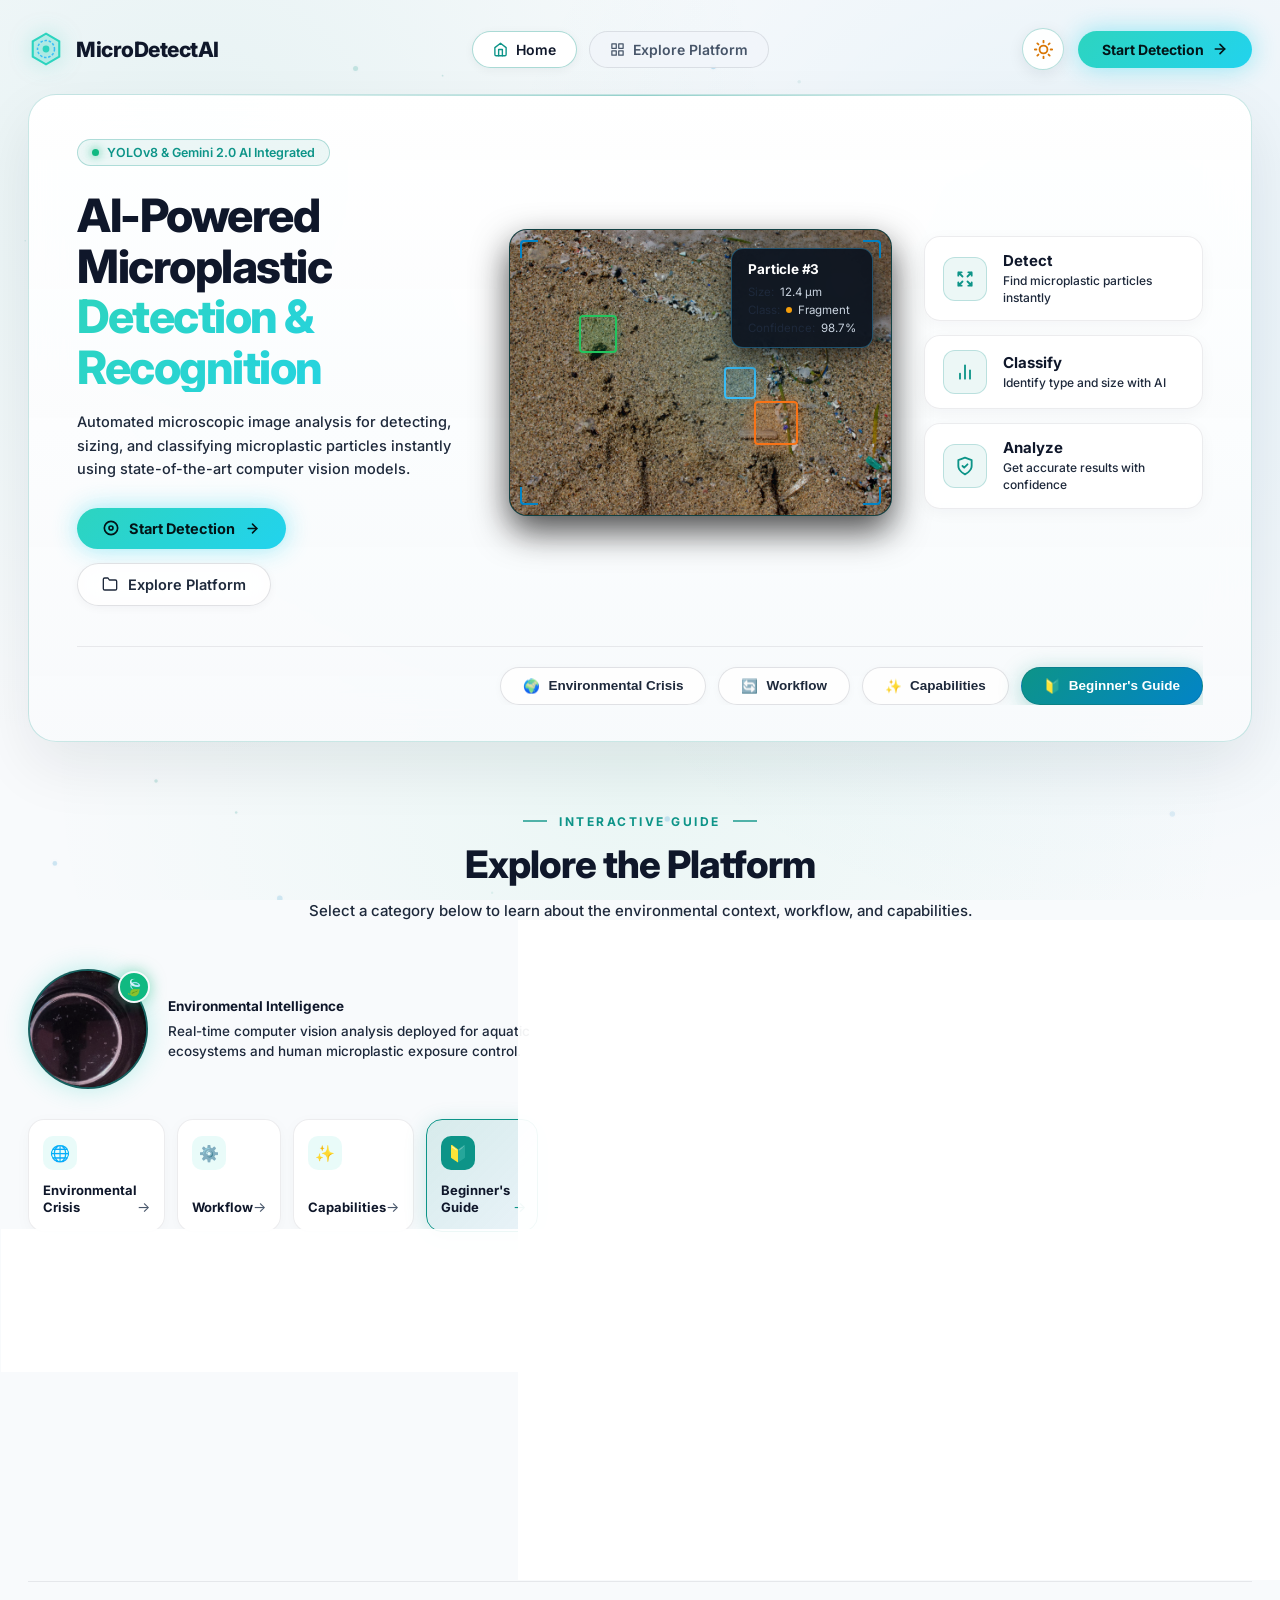
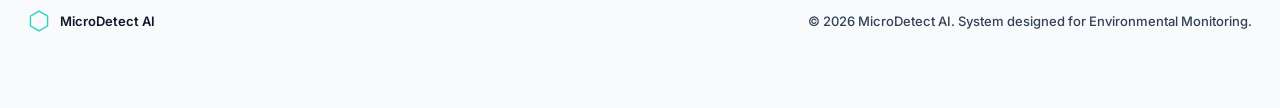
<file: web/index.html>
<!DOCTYPE html>
<html lang="en">
<head>
  <meta charset="UTF-8">
  <meta name="viewport" content="width=device-width, initial-scale=1.0">
  <title>MicroDetect AI | AI-Powered Microplastic Detection & Recognition</title>
  <meta name="description" content="AI-Powered Microplastic Detection and Recognition system for environmental monitoring. YOLOv8 & Gemini 2.0 AI integrated.">
  <link rel="preconnect" href="https://fonts.googleapis.com">
  <link rel="preconnect" href="https://fonts.gstatic.com" crossorigin>
  <link href="https://fonts.googleapis.com/css2?family=Inter:wght@300;400;500;600;700;800;900&family=IBM+Plex+Mono:wght@400;500;600;700&display=swap" rel="stylesheet">
  <link rel="icon" type="image/svg+xml" href="data:image/svg+xml,%3Csvg xmlns='http://www.w3.org/2000/svg' viewBox='0 0 40 40'%3E%3Cdefs%3E%3ClinearGradient id='g' x1='0' y1='0' x2='40' y2='40'%3E%3Cstop offset='0%25' stop-color='%232DD4BF'/%3E%3Cstop offset='100%25' stop-color='%2322D3EE'/%3E%3C/linearGradient%3E%3C/defs%3E%3Cpath d='M20 2L35.5 11V29L20 38L4.5 29V11L20 2Z' stroke='url(%23g)' stroke-width='3' fill='%230B0F17'/%3E%3Ccircle cx='20' cy='20' r='5' fill='%232DD4BF'/%3E%3C/svg%3E">

  <script>
    // Immediate Anti-FOUT theme initializer
    (function() {
      try {
        const saved = localStorage.getItem('microdetect_theme');
        if (saved === 'light') {
          document.documentElement.setAttribute('data-theme', 'light');
        } else if (saved === 'dark') {
          document.documentElement.removeAttribute('data-theme');
        } else if (window.matchMedia && window.matchMedia('(prefers-color-scheme: light)').matches) {
          document.documentElement.setAttribute('data-theme', 'light');
        }
      } catch (e) {}
    })();
  </script>

  <style>
    :root {
      --bg-dark: #070c14;
      --bg-card: rgba(11, 19, 32, 0.92);
      --bg-surface: #0e1726;
      --primary: #2dd4bf;
      --primary-cyan: #22d3ee;
      --primary-glow: rgba(45, 212, 191, 0.4);
      --secondary: #38bdf8;
      --accent-orange: #f59e0b;
      --accent-green: #10b981;
      --text-main: #f1f5f9;
      --text-muted: #94a3b8;
      --text-dim: #64748b;
      --border-subtle: rgba(255, 255, 255, 0.08);
      --border-cyan: rgba(45, 212, 191, 0.25);
      --border-card: rgba(45, 212, 191, 0.15);
    }

    /* Light Theme Variables */
    [data-theme="light"] {
      --bg-dark: #f8fafc;
      --bg-card: rgba(255, 255, 255, 0.94);
      --bg-surface: #f1f5f9;
      --primary: #0d9488;
      --primary-cyan: #0284c7;
      --primary-glow: rgba(13, 148, 136, 0.25);
      --secondary: #0284c7;
      --accent-orange: #d97706;
      --accent-green: #059669;
      --text-main: #090D16;
      --text-muted: #1E293B;
      --text-dim: #475569;
      --border-subtle: rgba(15, 23, 42, 0.12);
      --border-cyan: rgba(13, 148, 136, 0.28);
      --border-card: rgba(13, 148, 136, 0.22);
    }

    * {
      box-sizing: border-box;
      margin: 0;
      padding: 0;
    }

    body {
      background-color: var(--bg-dark);
      color: var(--text-main);
      font-family: 'Inter', sans-serif;
      overflow-x: hidden;
      scroll-behavior: smooth;
      min-height: 100vh;
      background-image: 
        radial-gradient(circle at 15% 20%, rgba(45, 212, 191, 0.07) 0%, transparent 45%),
        radial-gradient(circle at 85% 35%, rgba(56, 189, 248, 0.08) 0%, transparent 50%),
        radial-gradient(circle at 50% 85%, rgba(16, 185, 129, 0.05) 0%, transparent 60%);
      background-attachment: fixed;
    }

    /* Ambient particles canvas */
    #ambient-canvas {
      position: fixed;
      top: 0;
      left: 0;
      width: 100%;
      height: 100%;
      pointer-events: none;
      z-index: 0;
      opacity: 0.65;
    }

    .container {
      max-width: 1360px;
      margin: 0 auto;
      padding: 16px 28px 48px;
      position: relative;
      z-index: 10;
    }

    /* ============================================================
       TOP NAVBAR
       ============================================================ */
    .navbar {
      display: flex;
      justify-content: space-between;
      align-items: center;
      padding: 12px 0 24px;
      position: relative;
      z-index: 100;
    }

    .logo {
      display: flex;
      align-items: center;
      gap: 12px;
      text-decoration: none;
    }

    .logo-icon {
      width: 36px;
      height: 36px;
      position: relative;
      display: flex;
      align-items: center;
      justify-content: center;
      filter: drop-shadow(0 0 10px rgba(45, 212, 191, 0.5));
    }

    .logo-text {
      font-weight: 800;
      font-size: 21px;
      color: #ffffff;
      letter-spacing: -0.5px;
      display: flex;
      align-items: center;
    }

    .logo-text span {
      color: #ffffff;
    }

    .logo-text .ai-tag {
      color: var(--primary);
    }

    .nav-center {
      display: flex;
      align-items: center;
      gap: 12px;
    }

    .nav-pill {
      display: inline-flex;
      align-items: center;
      gap: 8px;
      padding: 9px 20px;
      border-radius: 100px;
      font-size: 14px;
      font-weight: 600;
      text-decoration: none;
      transition: all 0.25s ease;
      backdrop-filter: blur(12px);
    }

    .nav-pill-home {
      background: rgba(18, 30, 44, 0.85);
      border: 1px solid rgba(45, 212, 191, 0.25);
      color: #ffffff;
    }

    .nav-pill-home svg {
      color: var(--primary);
    }

    .nav-pill-home:hover {
      background: rgba(22, 38, 56, 0.95);
      border-color: var(--primary);
      box-shadow: 0 0 15px rgba(45, 212, 191, 0.25);
    }

    .nav-pill-explore {
      background: rgba(15, 23, 36, 0.7);
      border: 1px solid var(--border-subtle);
      color: var(--text-muted);
    }

    .nav-pill-explore:hover {
      background: rgba(22, 34, 52, 0.85);
      color: #ffffff;
      border-color: rgba(255, 255, 255, 0.2);
    }

    .nav-right {
      display: flex;
      align-items: center;
      gap: 14px;
    }

    .landing-theme-toggle {
      width: 42px;
      height: 42px;
      border-radius: 50%;
      background: rgba(18, 30, 44, 0.85);
      border: 1px solid rgba(45, 212, 191, 0.28);
      color: #38bdf8;
      cursor: pointer;
      display: flex;
      align-items: center;
      justify-content: center;
      transition: all 0.3s cubic-bezier(0.34, 1.56, 0.64, 1);
      backdrop-filter: blur(12px);
      box-shadow: 0 4px 14px rgba(0, 0, 0, 0.25);
      padding: 0;
      outline: none;
    }

    .landing-theme-toggle:hover {
      background: rgba(24, 40, 60, 0.95);
      border-color: var(--primary);
      color: #2dd4bf;
      transform: translateY(-2px) scale(1.06);
      box-shadow: 0 0 22px rgba(45, 212, 191, 0.45);
    }

    .landing-theme-toggle:active {
      transform: scale(0.95);
    }

    .theme-icon-slot {
      display: flex;
      align-items: center;
      justify-content: center;
      transition: transform 0.35s cubic-bezier(0.34, 1.56, 0.64, 1);
    }

    .btn-start-nav {
      display: inline-flex;
      align-items: center;
      gap: 8px;
      background: linear-gradient(135deg, #2dd4bf 0%, #22d3ee 100%);
      color: #031417;
      font-weight: 700;
      font-size: 14px;
      padding: 10px 24px;
      border-radius: 100px;
      text-decoration: none;
      border: none;
      cursor: pointer;
      box-shadow: 0 0 25px rgba(34, 211, 238, 0.45);
      transition: all 0.3s ease;
    }

    .btn-start-nav:hover {
      transform: translateY(-2px);
      box-shadow: 0 0 35px rgba(34, 211, 238, 0.7);
      filter: brightness(1.05);
    }

    /* ============================================================
       HERO CARD CONTAINER
       ============================================================ */
    .hero-card {
      background: linear-gradient(180deg, rgba(12, 21, 34, 0.88) 0%, rgba(9, 15, 26, 0.96) 100%);
      border: 1px solid var(--border-card);
      border-radius: 28px;
      padding: 44px 48px 36px;
      box-shadow: 0 25px 60px rgba(0, 0, 0, 0.65), inset 0 1px 0 rgba(255, 255, 255, 0.08);
      position: relative;
      overflow: hidden;
      backdrop-filter: blur(20px);
    }

    /* Subtle top light reflection */
    .hero-card::before {
      content: '';
      position: absolute;
      top: 0;
      left: 10%;
      right: 10%;
      height: 1px;
      background: linear-gradient(90deg, transparent, rgba(45, 212, 191, 0.6), transparent);
    }

    .hero-main-row {
      display: grid;
      grid-template-columns: 1.15fr 1.1fr 0.8fr;
      gap: 32px;
      align-items: center;
      margin-bottom: 40px;
    }

    /* Left: Hero Copy */
    .hero-badge {
      display: inline-flex;
      align-items: center;
      gap: 8px;
      background: rgba(45, 212, 191, 0.1);
      border: 1px solid rgba(45, 212, 191, 0.28);
      color: #34d399;
      padding: 5px 14px;
      border-radius: 100px;
      font-size: 12.5px;
      font-weight: 600;
      margin-bottom: 24px;
      backdrop-filter: blur(8px);
    }

    .hero-badge .pulse-dot {
      width: 7px;
      height: 7px;
      background: #10b981;
      border-radius: 50%;
      box-shadow: 0 0 10px #10b981;
      animation: pulse-dot 2s infinite ease-in-out;
    }

    @keyframes pulse-dot {
      0%, 100% { opacity: 1; transform: scale(1); }
      50% { opacity: 0.4; transform: scale(0.85); }
    }

    .hero-title {
      font-size: 46px;
      font-weight: 800;
      line-height: 1.1;
      letter-spacing: -1.5px;
      color: #ffffff;
      margin-bottom: 18px;
    }

    .hero-title .title-accent {
      background: linear-gradient(135deg, #2dd4bf 0%, #22d3ee 100%);
      -webkit-background-clip: text;
      background-clip: text;
      -webkit-text-fill-color: transparent;
      display: block;
    }

    .hero-desc {
      font-size: 14.5px;
      color: var(--text-muted);
      line-height: 1.6;
      max-width: 440px;
      margin-bottom: 28px;
    }

    .hero-cta-group {
      display: flex;
      align-items: center;
      gap: 14px;
      flex-wrap: wrap;
    }

    .btn-hero-primary {
      display: inline-flex;
      align-items: center;
      gap: 10px;
      background: linear-gradient(135deg, #2dd4bf 0%, #22d3ee 100%);
      color: #031417;
      font-weight: 700;
      font-size: 14.5px;
      padding: 12px 26px;
      border-radius: 100px;
      text-decoration: none;
      box-shadow: 0 0 25px rgba(34, 211, 238, 0.45);
      transition: all 0.3s ease;
      border: none;
    }

    .btn-hero-primary:hover {
      transform: translateY(-2px);
      box-shadow: 0 0 35px rgba(34, 211, 238, 0.7);
    }

    .btn-hero-secondary {
      display: inline-flex;
      align-items: center;
      gap: 10px;
      background: rgba(18, 28, 42, 0.7);
      border: 1px solid var(--border-subtle);
      color: #e2e8f0;
      font-weight: 600;
      font-size: 14.5px;
      padding: 12px 24px;
      border-radius: 100px;
      text-decoration: none;
      transition: all 0.3s ease;
      backdrop-filter: blur(12px);
    }

    .btn-hero-secondary:hover {
      background: rgba(26, 40, 58, 0.9);
      border-color: rgba(255, 255, 255, 0.25);
      color: #ffffff;
      transform: translateY(-2px);
    }

    /* Center: Microscope Detection Viewport */
    .microscope-viewport {
      position: relative;
      background: #08101a;
      border-radius: 18px;
      border: 1px solid rgba(45, 212, 191, 0.25);
      aspect-ratio: 4 / 3;
      overflow: hidden;
      box-shadow: 0 15px 35px rgba(0, 0, 0, 0.7), inset 0 0 40px rgba(0, 0, 0, 0.8);
    }

    /* Background microscopic specimen image */
    .microscope-img-bg {
      position: absolute;
      inset: 0;
      width: 100%;
      height: 100%;
      object-fit: cover;
      opacity: 0.82;
      filter: contrast(1.15) brightness(0.95);
    }

    /* Starfield/particle overlay */
    .microscope-glow-mesh {
      position: absolute;
      inset: 0;
      background: radial-gradient(circle at 60% 40%, rgba(34, 211, 238, 0.12) 0%, transparent 60%);
      pointer-events: none;
    }

    /* 4 Corner HUD brackets */
    .hud-bracket {
      position: absolute;
      width: 18px;
      height: 18px;
      border-color: var(--primary-cyan);
      border-style: solid;
      pointer-events: none;
      z-index: 5;
    }
    .hud-top-left {
      top: 10px; left: 10px;
      border-width: 2.5px 0 0 2.5px;
      border-top-left-radius: 4px;
    }
    .hud-top-right {
      top: 10px; right: 10px;
      border-width: 2.5px 2.5px 0 0;
      border-top-right-radius: 4px;
    }
    .hud-bottom-left {
      bottom: 10px; left: 10px;
      border-width: 0 0 2.5px 2.5px;
      border-bottom-left-radius: 4px;
    }
    .hud-bottom-right {
      bottom: 10px; right: 10px;
      border-width: 0 2.5px 2.5px 0;
      border-bottom-right-radius: 4px;
    }

    /* Simulated Bounding Boxes */
    .specimen-bbox {
      position: absolute;
      border-radius: 4px;
      z-index: 4;
      pointer-events: none;
    }

    .bbox-green {
      top: 30%;
      left: 18%;
      width: 38px;
      height: 38px;
      border: 2px solid #22c55e;
      background: rgba(34, 197, 94, 0.15);
      box-shadow: 0 0 10px rgba(34, 197, 94, 0.3);
    }

    .bbox-cyan {
      top: 48%;
      left: 56%;
      width: 32px;
      height: 32px;
      border: 2px solid #38bdf8;
      background: rgba(56, 189, 248, 0.15);
      box-shadow: 0 0 10px rgba(56, 189, 248, 0.3);
    }

    .bbox-orange {
      top: 60%;
      left: 64%;
      width: 44px;
      height: 44px;
      border: 2px solid #f97316;
      background: rgba(249, 115, 22, 0.2);
      box-shadow: 0 0 15px rgba(249, 115, 22, 0.5);
      animation: pulse-orange 2.2s infinite ease-in-out;
    }

    @keyframes pulse-orange {
      0%, 100% { box-shadow: 0 0 12px rgba(249, 115, 22, 0.4); }
      50% { box-shadow: 0 0 24px rgba(249, 115, 22, 0.8); }
    }

    /* Floating Tooltip Card on the specimen */
    .particle-tooltip {
      position: absolute;
      top: 18px;
      right: 18px;
      background: rgba(10, 18, 30, 0.92);
      border: 1px solid rgba(56, 189, 248, 0.35);
      border-radius: 12px;
      padding: 12px 16px;
      backdrop-filter: blur(12px);
      box-shadow: 0 10px 25px rgba(0, 0, 0, 0.6);
      z-index: 6;
      min-width: 135px;
    }

    .tooltip-title {
      font-size: 13.5px;
      font-weight: 700;
      color: #ffffff;
      margin-bottom: 8px;
      letter-spacing: -0.2px;
    }

    .tooltip-row {
      display: flex;
      align-items: center;
      gap: 6px;
      font-size: 11.5px;
      color: #cbd5e1;
      margin-bottom: 4px;
      font-family: 'Inter', sans-serif;
    }

    .tooltip-row:last-child {
      margin-bottom: 0;
    }

    .tooltip-dot-orange {
      width: 6px;
      height: 6px;
      background: #f59e0b;
      border-radius: 50%;
      display: inline-block;
    }

    /* Right: 3 Feature Mini-Cards */
    .feature-stack {
      display: flex;
      flex-direction: column;
      gap: 14px;
    }

    .feat-card {
      background: rgba(14, 23, 38, 0.7);
      border: 1px solid var(--border-subtle);
      border-radius: 16px;
      padding: 14px 18px;
      display: flex;
      align-items: center;
      gap: 16px;
      transition: all 0.3s ease;
      backdrop-filter: blur(8px);
    }

    .feat-card:hover {
      background: rgba(18, 30, 48, 0.85);
      border-color: rgba(45, 212, 191, 0.3);
      transform: translateX(4px);
      box-shadow: 0 8px 20px rgba(0, 0, 0, 0.35);
    }

    .feat-icon-box {
      width: 44px;
      height: 44px;
      border-radius: 12px;
      background: rgba(45, 212, 191, 0.08);
      border: 1px solid rgba(45, 212, 191, 0.2);
      display: flex;
      align-items: center;
      justify-content: center;
      color: var(--primary);
      flex-shrink: 0;
    }

    .feat-info h4 {
      font-size: 15px;
      font-weight: 700;
      color: #ffffff;
      margin-bottom: 3px;
    }

    .feat-info p {
      font-size: 12px;
      color: var(--text-muted);
      line-height: 1.4;
    }

    /* ============================================================
       HERO BOTTOM ROW: CATEGORY PILLS
       ============================================================ */
    .hero-tabs-row {
      display: flex;
      justify-content: flex-end;
      align-items: center;
      gap: 12px;
      padding-top: 20px;
      border-top: 1px solid rgba(255, 255, 255, 0.05);
      overflow-x: auto;
    }

    .hero-tab-pill {
      display: inline-flex;
      align-items: center;
      gap: 8px;
      padding: 10px 22px;
      border-radius: 100px;
      font-size: 13.5px;
      font-weight: 600;
      cursor: pointer;
      border: 1px solid var(--border-subtle);
      background: rgba(15, 23, 36, 0.7);
      color: var(--text-muted);
      transition: all 0.3s ease;
      white-space: nowrap;
      text-decoration: none;
    }

    .hero-tab-pill:hover {
      color: #ffffff;
      background: rgba(22, 34, 52, 0.85);
      border-color: rgba(255, 255, 255, 0.2);
    }

    .hero-tab-pill.active {
      background: linear-gradient(135deg, #2dd4bf 0%, #22d3ee 100%);
      color: #031417;
      font-weight: 700;
      border-color: transparent;
      box-shadow: 0 0 25px rgba(34, 211, 238, 0.45);
    }

    /* ============================================================
       EXPLORE THE PLATFORM SECTION (BOTTOM)
       ============================================================ */
    .explore-section {
      margin-top: 44px;
      padding-top: 20px;
    }

    .section-header {
      text-align: center;
      margin-bottom: 36px;
    }

    .guide-tag {
      display: inline-flex;
      align-items: center;
      gap: 12px;
      color: var(--primary);
      font-size: 12px;
      font-weight: 700;
      letter-spacing: 2.5px;
      text-transform: uppercase;
      margin-bottom: 12px;
    }

    .guide-tag-line {
      width: 24px;
      height: 1.5px;
      background: var(--primary);
      opacity: 0.7;
    }

    .section-title {
      font-size: 38px;
      font-weight: 800;
      letter-spacing: -1px;
      color: #ffffff;
      margin-bottom: 12px;
    }

    .section-desc {
      font-size: 15px;
      color: var(--text-muted);
      max-width: 680px;
      margin: 0 auto;
      line-height: 1.6;
    }

    /* Split Grid for Bottom Section */
    .explore-grid {
      display: grid;
      grid-template-columns: 0.95fr 1.35fr;
      gap: 28px;
      align-items: stretch;
    }

    /* Left Panel: Circular Graphic + 4 Category Cards + Info Banner */
    .explore-left-col {
      display: flex;
      flex-direction: column;
      gap: 20px;
    }

    .microscope-lens-wrap {
      display: flex;
      align-items: center;
      gap: 20px;
      padding: 10px 0;
    }

    .circular-lens {
      width: 120px;
      height: 120px;
      border-radius: 50%;
      border: 2px solid rgba(45, 212, 191, 0.4);
      box-shadow: 0 0 25px rgba(45, 212, 191, 0.3), inset 0 0 20px rgba(0, 0, 0, 0.8);
      position: relative;
      overflow: visible;
      flex-shrink: 0;
      background: #081220;
    }

    .circular-lens-img {
      width: 100%;
      height: 100%;
      border-radius: 50%;
      object-fit: cover;
      opacity: 0.85;
    }

    .lens-eco-badge {
      position: absolute;
      top: 0;
      right: -4px;
      width: 32px;
      height: 32px;
      border-radius: 50%;
      background: #10b981;
      border: 2px solid var(--bg-dark);
      display: flex;
      align-items: center;
      justify-content: center;
      font-size: 16px;
      box-shadow: 0 0 15px rgba(16, 185, 129, 0.5);
    }

    .circular-lens-desc {
      font-size: 13.5px;
      color: var(--text-muted);
      line-height: 1.5;
    }

    .circular-lens-desc strong {
      color: #ffffff;
      display: block;
      margin-bottom: 4px;
    }

    /* 4 Category Navigation Cards */
    .category-cards-grid {
      display: grid;
      grid-template-columns: repeat(4, 1fr);
      gap: 12px;
    }

    .cat-nav-card {
      background: rgba(14, 23, 38, 0.7);
      border: 1px solid var(--border-subtle);
      border-radius: 16px;
      padding: 16px 14px;
      cursor: pointer;
      transition: all 0.25s ease;
      display: flex;
      flex-direction: column;
      justify-content: space-between;
      min-height: 110px;
      position: relative;
    }

    .cat-nav-card:hover {
      background: rgba(19, 31, 50, 0.85);
      border-color: rgba(45, 212, 191, 0.3);
      transform: translateY(-2px);
    }

    .cat-nav-card.active {
      background: linear-gradient(135deg, rgba(45, 212, 191, 0.18) 0%, rgba(34, 211, 238, 0.08) 100%);
      border: 1.5px solid var(--primary);
      box-shadow: 0 0 25px rgba(45, 212, 191, 0.25);
    }

    .cat-card-icon {
      width: 34px;
      height: 34px;
      border-radius: 10px;
      background: rgba(45, 212, 191, 0.1);
      display: flex;
      align-items: center;
      justify-content: center;
      color: var(--primary);
      font-size: 16px;
      margin-bottom: 12px;
    }

    .cat-nav-card.active .cat-card-icon {
      background: var(--primary);
      color: #031417;
    }

    .cat-card-footer {
      display: flex;
      justify-content: space-between;
      align-items: flex-end;
    }

    .cat-card-title {
      font-size: 13px;
      font-weight: 700;
      color: #ffffff;
      line-height: 1.3;
    }

    .cat-card-arrow {
      color: var(--text-dim);
      font-size: 14px;
      transition: all 0.2s ease;
    }

    .cat-nav-card:hover .cat-card-arrow,
    .cat-nav-card.active .cat-card-arrow {
      color: var(--primary);
      transform: translateX(3px);
    }

    /* Welcome / Info Banner */
    .info-banner {
      background: rgba(13, 24, 39, 0.75);
      border: 1px solid rgba(56, 189, 248, 0.25);
      border-radius: 14px;
      padding: 14px 18px;
      display: flex;
      align-items: flex-start;
      gap: 12px;
      backdrop-filter: blur(8px);
    }

    .info-badge-icon {
      width: 24px;
      height: 24px;
      border-radius: 50%;
      background: rgba(56, 189, 248, 0.2);
      color: var(--secondary);
      display: flex;
      align-items: center;
      justify-content: center;
      font-size: 13px;
      font-weight: 700;
      flex-shrink: 0;
      margin-top: 1px;
    }

    .info-banner p {
      font-size: 13px;
      color: var(--text-muted);
      line-height: 1.5;
    }

    /* Right Panel: Content Containers */
    .explore-content-panel {
      display: none;
      animation: fadeInContent 0.35s ease forwards;
    }

    .explore-content-panel.active {
      display: block;
    }

    @keyframes fadeInContent {
      from { opacity: 0; transform: translateY(8px); }
      to { opacity: 1; transform: translateY(0); }
    }

    /* Tab 4: Beginner's Guide Layout (How It Works + Advanced Tips) */
    .guide-split-grid {
      display: grid;
      grid-template-columns: 1.05fr 0.95fr;
      gap: 20px;
      height: 100%;
    }

    .guide-box {
      background: rgba(11, 19, 32, 0.85);
      border: 1px solid var(--border-subtle);
      border-radius: 20px;
      padding: 24px 26px;
      display: flex;
      flex-direction: column;
      backdrop-filter: blur(12px);
    }

    .guide-box-header {
      display: flex;
      align-items: center;
      gap: 10px;
      font-size: 16.5px;
      font-weight: 700;
      color: #ffffff;
      padding-bottom: 14px;
      border-bottom: 1px solid rgba(255, 255, 255, 0.08);
      margin-bottom: 20px;
    }

    .guide-box-header .guide-icon {
      font-size: 18px;
    }

    /* Steps list */
    .steps-list {
      display: flex;
      flex-direction: column;
      gap: 18px;
    }

    .step-item {
      display: flex;
      align-items: flex-start;
      gap: 14px;
    }

    .step-badge {
      width: 26px;
      height: 26px;
      border-radius: 50%;
      background: var(--primary);
      color: #031417;
      font-size: 13px;
      font-weight: 800;
      display: flex;
      align-items: center;
      justify-content: center;
      flex-shrink: 0;
      margin-top: 2px;
      box-shadow: 0 0 10px rgba(45, 212, 191, 0.4);
    }

    .step-details h5 {
      font-size: 14px;
      font-weight: 700;
      color: #ffffff;
      margin-bottom: 4px;
    }

    .step-details p {
      font-size: 12.5px;
      color: var(--text-muted);
      line-height: 1.5;
    }

    /* Advanced Tips list */
    .tips-list {
      list-style: none;
      display: flex;
      flex-direction: column;
      gap: 16px;
    }

    .tips-list li {
      font-size: 12.5px;
      color: var(--text-muted);
      line-height: 1.6;
      position: relative;
      padding-left: 18px;
    }

    .tips-list li::before {
      content: '•';
      position: absolute;
      left: 0;
      top: -1px;
      color: var(--primary);
      font-size: 16px;
      font-weight: 800;
    }

    .tips-list strong {
      color: #ffffff;
      font-weight: 600;
    }

    /* Environmental Crisis Bento Grid */
    .bento-env-grid {
      display: grid;
      grid-template-columns: repeat(2, 1fr);
      gap: 16px;
    }

    .bento-env-card {
      background: rgba(11, 19, 32, 0.85);
      border: 1px solid var(--border-subtle);
      border-radius: 18px;
      padding: 20px 22px;
      backdrop-filter: blur(12px);
      transition: all 0.3s ease;
    }

    .bento-env-card:hover {
      border-color: rgba(255, 255, 255, 0.2);
      transform: translateY(-2px);
    }

    .bento-env-card h4 {
      font-size: 15.5px;
      font-weight: 700;
      margin-bottom: 10px;
    }

    .bento-env-card p,
    .bento-env-card ul {
      font-size: 13px;
      color: var(--text-muted);
      line-height: 1.5;
    }

    .bento-env-card ul {
      margin-left: 18px;
      margin-top: 8px;
    }

    .bento-env-card li {
      margin-bottom: 6px;
    }

    .bento-fact-box {
      margin-top: 12px;
      background: rgba(255, 255, 255, 0.04);
      padding: 10px 12px;
      border-radius: 8px;
      font-size: 12.5px;
      color: #e2e8f0;
    }

    /* Workflow 5 Steps Layout */
    .wf-steps-container {
      display: grid;
      grid-template-columns: repeat(5, 1fr);
      gap: 12px;
    }

    .wf-step-card {
      background: rgba(11, 19, 32, 0.85);
      border: 1px solid var(--border-subtle);
      border-radius: 16px;
      padding: 20px 14px;
      text-align: center;
      position: relative;
      transition: all 0.3s ease;
    }

    .wf-step-card:hover {
      border-color: var(--primary);
      transform: translateY(-4px);
    }

    .wf-step-num {
      position: absolute;
      top: -10px;
      right: -6px;
      background: var(--secondary);
      color: #031417;
      font-weight: 800;
      font-family: 'IBM Plex Mono', monospace;
      width: 26px;
      height: 26px;
      border-radius: 50%;
      display: flex;
      align-items: center;
      justify-content: center;
      font-size: 12px;
      border: 2px solid var(--bg-surface);
    }

    .wf-step-icon {
      font-size: 26px;
      margin-bottom: 12px;
    }

    .wf-step-card h5 {
      font-size: 14px;
      font-weight: 700;
      color: #ffffff;
      margin-bottom: 8px;
    }

    .wf-step-card p {
      font-size: 11.5px;
      color: var(--text-muted);
      line-height: 1.4;
    }

    /* Capabilities Bento Grid */
    .capabilities-grid {
      display: grid;
      grid-template-columns: repeat(3, 1fr);
      gap: 16px;
    }

    .cap-card {
      background: rgba(11, 19, 32, 0.85);
      border: 1px solid var(--border-subtle);
      border-radius: 18px;
      padding: 22px 20px;
      transition: all 0.3s ease;
    }

    .cap-card:hover {
      border-color: rgba(45, 212, 191, 0.3);
      transform: translateY(-2px);
    }

    .cap-card.large {
      grid-column: span 2;
    }

    .cap-icon {
      font-size: 24px;
      margin-bottom: 12px;
    }

    .cap-card h4 {
      font-size: 16px;
      font-weight: 700;
      color: #ffffff;
      margin-bottom: 8px;
    }

    .cap-card p {
      font-size: 13px;
      color: var(--text-muted);
      line-height: 1.5;
    }

    /* ============================================================
       FOOTER
       ============================================================ */
    footer {
      margin-top: 60px;
      border-top: 1px solid var(--border-subtle);
      padding: 28px 0;
      display: flex;
      justify-content: space-between;
      align-items: center;
      color: var(--text-dim);
      font-size: 13px;
    }

    .footer-left {
      display: flex;
      align-items: center;
      gap: 10px;
      color: #ffffff;
      font-weight: 700;
    }

    /* ============================================================
       RESPONSIVENESS (Minimized Window & Mobile)
       ============================================================ */
    @media (max-width: 1180px) {
      .hero-main-row {
        grid-template-columns: 1fr 1fr;
      }
      .feature-stack {
        grid-column: span 2;
        display: grid;
        grid-template-columns: repeat(3, 1fr);
      }
      .explore-grid {
        grid-template-columns: 1fr;
      }
    }

    @media (max-width: 860px) {
      .hero-main-row {
        grid-template-columns: 1fr;
      }
      .feature-stack {
        grid-column: span 1;
        grid-template-columns: 1fr;
      }
      .hero-tabs-row {
        justify-content: flex-start;
      }
      .category-cards-grid {
        grid-template-columns: repeat(2, 1fr);
      }
      .guide-split-grid {
        grid-template-columns: 1fr;
      }
      .bento-env-grid {
        grid-template-columns: 1fr;
      }
      .wf-steps-container {
        grid-template-columns: 1fr 1fr;
      }
      .capabilities-grid {
        grid-template-columns: 1fr;
      }
      .cap-card.large {
        grid-column: span 1;
      }
      .nav-center {
        display: none;
      }
      .hero-title {
        font-size: 36px;
      }
    }
    /* ============================================================
       LIGHT THEME SYSTEM OVERRIDES ([data-theme="light"])
       ============================================================ */
    body, .hero-card, .feat-card, .nav-pill, .hero-tab-pill, .cat-nav-card, .guide-box, .bento-env-card, .wf-step-card, .cap-card, footer {
      transition: background-color 0.35s ease, border-color 0.35s ease, color 0.35s ease, box-shadow 0.35s ease;
    }

    [data-theme="light"] body {
      background-color: #f8fafc;
      color: #0f172a;
      background-image: 
        radial-gradient(circle at 15% 20%, rgba(13, 148, 136, 0.08) 0%, transparent 45%),
        radial-gradient(circle at 85% 35%, rgba(2, 132, 199, 0.08) 0%, transparent 50%),
        radial-gradient(circle at 50% 85%, rgba(16, 185, 129, 0.06) 0%, transparent 60%);
    }

    [data-theme="light"] .landing-theme-toggle {
      background: rgba(255, 255, 255, 0.92);
      border: 1px solid rgba(13, 148, 136, 0.3);
      color: #d97706;
      box-shadow: 0 4px 16px rgba(15, 23, 42, 0.08);
    }

    [data-theme="light"] .landing-theme-toggle:hover {
      background: #ffffff;
      border-color: #0d9488;
      color: #b45309;
      box-shadow: 0 6px 22px rgba(13, 148, 136, 0.28);
    }

    [data-theme="light"] .logo-text,
    [data-theme="light"] .logo-text span {
      color: #0f172a;
    }

    [data-theme="light"] .nav-pill-home {
      background: rgba(255, 255, 255, 0.95);
      border-color: rgba(13, 148, 136, 0.35);
      color: #0f172a;
      box-shadow: 0 2px 10px rgba(15, 23, 42, 0.05);
    }

    [data-theme="light"] .nav-pill-explore {
      background: rgba(241, 245, 249, 0.85);
      border-color: rgba(15, 23, 42, 0.1);
      color: #475569;
    }

    [data-theme="light"] .nav-pill-explore:hover {
      background: #ffffff;
      color: #0f172a;
      border-color: rgba(13, 148, 136, 0.3);
    }

    [data-theme="light"] .hero-card {
      background: linear-gradient(180deg, rgba(255, 255, 255, 0.96) 0%, rgba(248, 250, 252, 0.94) 100%);
      border: 1px solid rgba(13, 148, 136, 0.22);
      box-shadow: 0 25px 60px rgba(15, 23, 42, 0.08), inset 0 1px 0 rgba(255, 255, 255, 0.95);
    }

    [data-theme="light"] .hero-card::before {
      background: linear-gradient(90deg, transparent, rgba(13, 148, 136, 0.45), transparent);
    }

    [data-theme="light"] .hero-badge {
      background: rgba(13, 148, 136, 0.08);
      border-color: rgba(13, 148, 136, 0.28);
      color: #0d9488;
    }

    [data-theme="light"] .hero-title {
      color: #0f172a;
    }

    [data-theme="light"] .hero-desc {
      color: #1e293b;
      font-weight: 500;
    }

    [data-theme="light"] .btn-hero-secondary {
      background: rgba(255, 255, 255, 0.88);
      border-color: rgba(15, 23, 42, 0.12);
      color: #1e293b;
      font-weight: 600;
      box-shadow: 0 2px 10px rgba(15, 23, 42, 0.04);
    }

    [data-theme="light"] .btn-hero-secondary:hover {
      background: #ffffff;
      color: #0f172a;
      border-color: rgba(13, 148, 136, 0.4);
      box-shadow: 0 4px 18px rgba(13, 148, 136, 0.16);
    }

    [data-theme="light"] .feat-card {
      background: rgba(255, 255, 255, 0.9);
      border-color: rgba(15, 23, 42, 0.08);
      box-shadow: 0 4px 16px rgba(15, 23, 42, 0.04);
    }

    [data-theme="light"] .feat-card:hover {
      background: #ffffff;
      border-color: rgba(13, 148, 136, 0.35);
      box-shadow: 0 8px 25px rgba(15, 23, 42, 0.08);
    }

    [data-theme="light"] .feat-icon-box {
      background: rgba(13, 148, 136, 0.08);
      border-color: rgba(13, 148, 136, 0.22);
      color: #0d9488;
    }

    [data-theme="light"] .feat-info h4 {
      color: #0f172a;
      font-weight: 700;
    }

    [data-theme="light"] .feat-info p {
      color: #1e293b;
      font-weight: 500;
    }

    [data-theme="light"] .hero-tabs-row {
      border-top-color: rgba(15, 23, 42, 0.08);
    }

    [data-theme="light"] .hero-tab-pill {
      background: rgba(255, 255, 255, 0.88);
      border-color: rgba(15, 23, 42, 0.12);
      color: #1e293b;
      font-weight: 600;
      box-shadow: 0 2px 8px rgba(15, 23, 42, 0.03);
    }

    [data-theme="light"] .hero-tab-pill:hover {
      background: #ffffff;
      color: #0f172a;
      border-color: rgba(13, 148, 136, 0.35);
    }

    [data-theme="light"] .hero-tab-pill.active {
      background: linear-gradient(135deg, #0d9488 0%, #0284c7 100%);
      color: #ffffff;
      box-shadow: 0 4px 22px rgba(13, 148, 136, 0.35);
    }

    [data-theme="light"] .section-title {
      color: #0f172a;
      font-weight: 800;
    }

    [data-theme="light"] .section-desc {
      color: #1e293b;
      font-weight: 500;
    }

    [data-theme="light"] .circular-lens-desc strong {
      color: #0f172a;
    }

    [data-theme="light"] .circular-lens-desc {
      color: #1e293b;
      font-weight: 500;
    }

    [data-theme="light"] .cat-nav-card {
      background: rgba(255, 255, 255, 0.9);
      border-color: rgba(15, 23, 42, 0.08);
      box-shadow: 0 4px 16px rgba(15, 23, 42, 0.03);
    }

    [data-theme="light"] .cat-nav-card:hover {
      background: #ffffff;
      border-color: rgba(13, 148, 136, 0.35);
      box-shadow: 0 8px 25px rgba(15, 23, 42, 0.07);
    }

    [data-theme="light"] .cat-nav-card.active {
      background: linear-gradient(135deg, rgba(13, 148, 136, 0.14) 0%, rgba(2, 132, 199, 0.06) 100%);
      border-color: #0d9488;
      box-shadow: 0 4px 22px rgba(13, 148, 136, 0.2);
    }

    [data-theme="light"] .cat-card-title {
      color: #0f172a;
      font-weight: 700;
    }

    [data-theme="light"] .info-banner {
      background: rgba(255, 255, 255, 0.92);
      border-color: rgba(2, 132, 199, 0.28);
      box-shadow: 0 4px 18px rgba(15, 23, 42, 0.04);
    }

    [data-theme="light"] .info-banner p {
      color: #1e293b;
      font-weight: 500;
    }

    [data-theme="light"] .guide-box {
      background: rgba(255, 255, 255, 0.94);
      border-color: rgba(15, 23, 42, 0.08);
      box-shadow: 0 10px 32px rgba(15, 23, 42, 0.05);
    }

    [data-theme="light"] .guide-box-header {
      color: #0f172a;
      font-weight: 700;
      border-bottom-color: rgba(15, 23, 42, 0.08);
    }

    [data-theme="light"] .step-details h5 {
      color: #0f172a;
      font-weight: 700;
    }

    [data-theme="light"] .step-details p {
      color: #1e293b;
      font-weight: 500;
    }

    [data-theme="light"] .tips-list strong {
      color: #0f172a;
    }

    [data-theme="light"] .tips-list li {
      color: #1e293b;
      font-weight: 500;
    }

    [data-theme="light"] .bento-env-card {
      background: rgba(255, 255, 255, 0.94);
      border-color: rgba(15, 23, 42, 0.08);
      box-shadow: 0 10px 30px rgba(15, 23, 42, 0.04);
    }

    [data-theme="light"] .bento-env-card:hover {
      border-color: rgba(13, 148, 136, 0.35);
    }

    [data-theme="light"] .bento-env-card h4 {
      color: #0f172a;
      font-weight: 700;
    }

    [data-theme="light"] .bento-env-card p,
    [data-theme="light"] .bento-env-card ul {
      color: #1e293b;
      font-weight: 500;
    }

    [data-theme="light"] .bento-fact-box {
      background: rgba(15, 23, 42, 0.04);
      color: #0f172a;
      font-weight: 600;
    }

    [data-theme="light"] .wf-step-card {
      background: rgba(255, 255, 255, 0.94);
      border-color: rgba(15, 23, 42, 0.08);
      box-shadow: 0 8px 25px rgba(15, 23, 42, 0.04);
    }

    [data-theme="light"] .wf-step-card:hover {
      border-color: #0d9488;
      box-shadow: 0 12px 30px rgba(13, 148, 136, 0.18);
    }

    [data-theme="light"] .wf-step-card h5 {
      color: #0f172a;
      font-weight: 700;
    }

    [data-theme="light"] .wf-step-card p {
      color: #1e293b;
      font-weight: 500;
    }

    [data-theme="light"] .wf-step-num {
      border-color: #ffffff;
      background: #0284c7;
      color: #ffffff;
    }

    [data-theme="light"] .cap-card {
      background: rgba(255, 255, 255, 0.94);
      border-color: rgba(15, 23, 42, 0.08);
      box-shadow: 0 8px 25px rgba(15, 23, 42, 0.04);
    }

    [data-theme="light"] .cap-card:hover {
      border-color: rgba(13, 148, 136, 0.38);
      box-shadow: 0 12px 30px rgba(13, 148, 136, 0.15);
    }

    [data-theme="light"] .cap-card h4 {
      color: #0f172a;
      font-weight: 700;
    }

    [data-theme="light"] .cap-card p {
      color: #1e293b;
      font-weight: 500;
    }

    [data-theme="light"] footer {
      border-top-color: rgba(15, 23, 42, 0.08);
      color: #334155;
      font-weight: 500;
    }

    [data-theme="light"] .footer-left {
      color: #0f172a;
      font-weight: 600;
    }

    @media (max-width: 580px) {
      .btn-start-nav {
        padding: 9px 16px;
        font-size: 13px;
      }
      .landing-theme-toggle {
        width: 38px;
        height: 38px;
      }
    }
  </style>
</head>
<body>

  <!-- Ambient floating particles background canvas -->
  <canvas id="ambient-canvas"></canvas>

  <div class="container">

    <!-- ============================================================
         TOP NAVBAR
         ============================================================ -->
    <nav class="navbar">
      <a href="#" class="logo">
        <div class="logo-icon">
          <svg width="34" height="34" viewBox="0 0 40 40" fill="none" xmlns="http://www.w3.org/2000/svg">
            <path d="M20 2L35.5885 11V29L20 38L4.41154 29V11L20 2Z" stroke="#2DD4BF" stroke-width="2.5" fill="rgba(45,212,191,0.2)"/>
            <circle cx="20" cy="20" r="10" stroke="#38BDF8" stroke-width="1.8" stroke-dasharray="3 2"/>
            <circle cx="20" cy="20" r="4" fill="#2DD4BF"/>
          </svg>
        </div>
        <div class="logo-text">
          <span>MicroDetect</span><span class="ai-tag">AI</span>
        </div>
      </a>

      <div class="nav-center">
        <a href="#" class="nav-pill nav-pill-home">
          <svg width="15" height="15" viewBox="0 0 24 24" fill="none" stroke="currentColor" stroke-width="2.2" stroke-linecap="round" stroke-linejoin="round">
            <path d="m3 9 9-7 9 7v11a2 2 0 0 1-2 2H5a2 2 0 0 1-2-2z"></path>
            <polyline points="9 22 9 12 15 12 15 22"></polyline>
          </svg>
          Home
        </a>
        <a href="#explore" class="nav-pill nav-pill-explore">
          <svg width="15" height="15" viewBox="0 0 24 24" fill="none" stroke="currentColor" stroke-width="2" stroke-linecap="round" stroke-linejoin="round">
            <rect x="3" y="3" width="7" height="7"></rect>
            <rect x="14" y="3" width="7" height="7"></rect>
            <rect x="14" y="14" width="7" height="7"></rect>
            <rect x="3" y="14" width="7" height="7"></rect>
          </svg>
          Explore Platform
        </a>
      </div>

      <div class="nav-right">
        <button class="landing-theme-toggle" id="themeToggleBtn" aria-label="Toggle Light / Dark Mode" title="Toggle Light / Dark Mode">
          <span class="theme-icon-slot" id="themeIconSlot">
            <svg class="theme-icon-svg" width="18" height="18" viewBox="0 0 24 24" fill="none" stroke="currentColor" stroke-width="2.2" stroke-linecap="round" stroke-linejoin="round">
              <path d="M21 12.79A9 9 0 1 1 11.21 3 7 7 0 0 0 21 12.79z"></path>
            </svg>
          </span>
        </button>

        <a href="/dashboard.html" class="btn-start-nav">
          Start Detection
          <svg width="16" height="16" viewBox="0 0 24 24" fill="none" stroke="currentColor" stroke-width="2.5" stroke-linecap="round" stroke-linejoin="round">
            <line x1="5" y1="12" x2="19" y2="12"></line>
            <polyline points="12 5 19 12 12 19"></polyline>
          </svg>
        </a>
      </div>
    </nav>

    <!-- ============================================================
         HERO CARD (TOP SECTION)
         ============================================================ -->
    <section class="hero-card">
      <div class="hero-main-row">

        <!-- Column 1: Hero Text & CTAs -->
        <div class="hero-copy-col">
          <div class="hero-badge">
            <span class="pulse-dot"></span>
            YOLOv8 & Gemini 2.0 AI Integrated
          </div>

          <h1 class="hero-title">
            AI-Powered<br>
            Microplastic<br>
            <span class="title-accent">Detection &<br>Recognition</span>
          </h1>

          <p class="hero-desc">
            Automated microscopic image analysis for detecting, sizing, and classifying microplastic particles instantly using state-of-the-art computer vision models.
          </p>

          <div class="hero-cta-group">
            <a href="/dashboard.html" class="btn-hero-primary">
              <svg width="16" height="16" viewBox="0 0 24 24" fill="none" stroke="currentColor" stroke-width="2.5" stroke-linecap="round" stroke-linejoin="round">
                <circle cx="12" cy="12" r="10"></circle>
                <circle cx="12" cy="12" r="3"></circle>
              </svg>
              Start Detection
              <svg width="15" height="15" viewBox="0 0 24 24" fill="none" stroke="currentColor" stroke-width="2.5" stroke-linecap="round" stroke-linejoin="round">
                <line x1="5" y1="12" x2="19" y2="12"></line>
                <polyline points="12 5 19 12 12 19"></polyline>
              </svg>
            </a>

            <a href="#explore" class="btn-hero-secondary">
              <svg width="16" height="16" viewBox="0 0 24 24" fill="none" stroke="currentColor" stroke-width="2" stroke-linecap="round" stroke-linejoin="round">
                <path d="M22 19a2 2 0 0 1-2 2H4a2 2 0 0 1-2-2V5a2 2 0 0 1 2-2h5l2 3h9a2 2 0 0 1 2 2z"></path>
              </svg>
              Explore Platform
            </a>
          </div>
        </div>

        <!-- Column 2: Microscope Detection Viewport Centerpiece -->
        <div class="microscope-viewport">
          <!-- Real microscopic image background -->
          <img src="test_image2.jpg" alt="Microscope Specimen" class="microscope-img-bg" onerror="this.src='/sample_image/test_image2.jpg'">
          <div class="microscope-glow-mesh"></div>

          <!-- 4 HUD Focus Brackets -->
          <div class="hud-bracket hud-top-left"></div>
          <div class="hud-bracket hud-top-right"></div>
          <div class="hud-bracket hud-bottom-left"></div>
          <div class="hud-bracket hud-bottom-right"></div>

          <!-- Simulated Particle Bounding Boxes -->
          <div class="specimen-bbox bbox-green" title="Microfiber detected"></div>
          <div class="specimen-bbox bbox-cyan" title="Small Pellet detected"></div>
          <div class="specimen-bbox bbox-orange" title="Polymer Fragment detected"></div>

          <!-- Floating Inspection Tooltip Card -->
          <div class="particle-tooltip">
            <div class="tooltip-title">Particle #3</div>
            <div class="tooltip-row">
              <span style="color:var(--text-muted);">Size:</span> 12.4 µm
            </div>
            <div class="tooltip-row">
              <span style="color:var(--text-muted);">Class:</span>
              <span class="tooltip-dot-orange"></span>
              Fragment
            </div>
            <div class="tooltip-row">
              <span style="color:var(--text-muted);">Confidence:</span> 98.7%
            </div>
          </div>
        </div>

        <!-- Column 3: 3 Feature Mini-Cards -->
        <div class="feature-stack">
          <div class="feat-card">
            <div class="feat-icon-box">
              <svg width="20" height="20" viewBox="0 0 24 24" fill="none" stroke="currentColor" stroke-width="2.2" stroke-linecap="round" stroke-linejoin="round">
                <path d="M4 8V4m0 0h4M4 4l5 5m11-5h-4m4 0v4m0-4l-5 5M4 16v4m0 0h4m-4 0l5-5m11 5l-5-5m5 5v-4m0 4h-4"></path>
              </svg>
            </div>
            <div class="feat-info">
              <h4>Detect</h4>
              <p>Find microplastic particles instantly</p>
            </div>
          </div>

          <div class="feat-card">
            <div class="feat-icon-box">
              <svg width="20" height="20" viewBox="0 0 24 24" fill="none" stroke="currentColor" stroke-width="2.2" stroke-linecap="round" stroke-linejoin="round">
                <line x1="18" y1="20" x2="18" y2="10"></line>
                <line x1="12" y1="20" x2="12" y2="4"></line>
                <line x1="6" y1="20" x2="6" y2="14"></line>
              </svg>
            </div>
            <div class="feat-info">
              <h4>Classify</h4>
              <p>Identify type and size with AI</p>
            </div>
          </div>

          <div class="feat-card">
            <div class="feat-icon-box">
              <svg width="20" height="20" viewBox="0 0 24 24" fill="none" stroke="currentColor" stroke-width="2.2" stroke-linecap="round" stroke-linejoin="round">
                <path d="M12 22s8-4 8-10V5l-8-3-8 3v7c0 6 8 10 8 10z"></path>
                <polyline points="9 12 11 14 15 10"></polyline>
              </svg>
            </div>
            <div class="feat-info">
              <h4>Analyze</h4>
              <p>Get accurate results with confidence</p>
            </div>
          </div>
        </div>

      </div>

      <!-- Hero Bottom Row: 4 Category Tab Pills (Synchronized with bottom) -->
      <div class="hero-tabs-row">
        <button class="hero-tab-pill" data-tab="tab-env" onclick="switchCategory('tab-env')">
          <span>🌍</span> Environmental Crisis
        </button>
        <button class="hero-tab-pill" data-tab="tab-workflow" onclick="switchCategory('tab-workflow')">
          <span>🔄</span> Workflow
        </button>
        <button class="hero-tab-pill" data-tab="tab-features" onclick="switchCategory('tab-features')">
          <span>✨</span> Capabilities
        </button>
        <button class="hero-tab-pill active" data-tab="tab-guide" onclick="switchCategory('tab-guide')">
          <span>🔰</span> Beginner's Guide
        </button>
      </div>
    </section>


    <!-- ============================================================
         EXPLORE THE PLATFORM SECTION (BOTTOM)
         ============================================================ -->
    <section id="explore" class="explore-section">
      <div class="section-header">
        <div class="guide-tag">
          <span class="guide-tag-line"></span>
          INTERACTIVE GUIDE
          <span class="guide-tag-line"></span>
        </div>
        <h2 class="section-title">Explore the Platform</h2>
        <p class="section-desc">Select a category below to learn about the environmental context, workflow, and capabilities.</p>
      </div>

      <div class="explore-grid">

        <!-- Left Column: Circular Graphic + 4 Category Cards + Welcome Banner -->
        <div class="explore-left-col">

          <!-- Circular Microscope Lens Graphic with Eco Badge -->
          <div class="microscope-lens-wrap">
            <div class="circular-lens">
              <img src="test_image.jpg" alt="Microscopic Specimen" class="circular-lens-img" onerror="this.src='/sample_image/test_image.jpg'">
              <div class="lens-eco-badge" title="Environmental Safety Focus">🍃</div>
            </div>
            <div class="circular-lens-desc">
              <strong>Environmental Intelligence</strong>
              Real-time computer vision analysis deployed for aquatic ecosystems and human microplastic exposure control.
            </div>
          </div>

          <!-- 4 Category Navigation Cards -->
          <div class="category-cards-grid">
            <div class="cat-nav-card" data-tab="tab-env" onclick="switchCategory('tab-env')">
              <div class="cat-card-icon">🌐</div>
              <div class="cat-card-footer">
                <div class="cat-card-title">Environmental<br>Crisis</div>
                <div class="cat-card-arrow">→</div>
              </div>
            </div>

            <div class="cat-nav-card" data-tab="tab-workflow" onclick="switchCategory('tab-workflow')">
              <div class="cat-card-icon">⚙️</div>
              <div class="cat-card-footer">
                <div class="cat-card-title">Workflow</div>
                <div class="cat-card-arrow">→</div>
              </div>
            </div>

            <div class="cat-nav-card" data-tab="tab-features" onclick="switchCategory('tab-features')">
              <div class="cat-card-icon">✨</div>
              <div class="cat-card-footer">
                <div class="cat-card-title">Capabilities</div>
                <div class="cat-card-arrow">→</div>
              </div>
            </div>

            <div class="cat-nav-card active" data-tab="tab-guide" onclick="switchCategory('tab-guide')">
              <div class="cat-card-icon">🔰</div>
              <div class="cat-card-footer">
                <div class="cat-card-title">Beginner's<br>Guide</div>
                <div class="cat-card-arrow">→</div>
              </div>
            </div>
          </div>

          <!-- Welcome Information Banner -->
          <div class="info-banner">
            <div class="info-badge-icon">ℹ</div>
            <p>
              Welcome to MicroDetect AI! This platform is designed to be highly intuitive for both researchers and beginners. Follow this step-by-step tutorial to run your first successful scan.
            </p>
          </div>

        </div>


        <!-- Right Column: Interactive Content Panels -->
        <div class="explore-right-col">

          <!-- ==============================================
               PANEL 1: BEGINNER'S GUIDE (ACTIVE DEFAULT)
               ============================================== -->
          <div id="tab-guide" class="explore-content-panel active">
            <div class="guide-split-grid">

              <!-- Box 1: How It Works -->
              <div class="guide-box">
                <div class="guide-box-header">
                  <span class="guide-icon">💡</span>
                  <span>How It Works</span>
                </div>

                <div class="steps-list">
                  <div class="step-item">
                    <div class="step-badge">1</div>
                    <div class="step-details">
                      <h5>Launch the Dashboard</h5>
                      <p>Click the Start Detection button. You will be taken to the Single Analysis workspace where all processing happens.</p>
                    </div>
                  </div>

                  <div class="step-item">
                    <div class="step-badge">2</div>
                    <div class="step-details">
                      <h5>Load a Sample</h5>
                      <p>On the left sidebar, locate the Quick Test Samples section. Click on "Test Image 2" to instantly load a high-contamination microscopic sample into the canvas.</p>
                    </div>
                  </div>

                  <div class="step-item">
                    <div class="step-badge">3</div>
                    <div class="step-details">
                      <h5>Run the AI Model</h5>
                      <p>Click the glowing cyan Run AI Detection & Sizing button. Within milliseconds, YOLOv8 will map every particle on the screen, showing bounding boxes and confidence scores.</p>
                    </div>
                  </div>

                  <div class="step-item">
                    <div class="step-badge">4</div>
                    <div class="step-details">
                      <h5>Export Your Findings</h5>
                      <p>Click the 📑 Lab Report tab at the top of the dashboard. Scroll down and click "Download PDF Report" to save a professional summary of the contamination.</p>
                    </div>
                  </div>
                </div>
              </div>

              <!-- Box 2: Advanced Tips -->
              <div class="guide-box">
                <div class="guide-box-header">
                  <span class="guide-icon">💡</span>
                  <span>Advanced Tips</span>
                </div>

                <ul class="tips-list">
                  <li>
                    <strong>Batch Mode:</strong> Have hundreds of images? Go to the 📦 <strong>Batch Analysis</strong> tab to process entire folders at once.
                  </li>
                  <li>
                    <strong>Ask the AI Assistant:</strong> Use the floating chat button on the bottom right of the dashboard to ask Gemini AI questions about WHO standards or particle toxicity.
                  </li>
                  <li>
                    <strong>Optical Calibration:</strong> If you use your own images, ensure you set the correct Magnification Preset (e.g. 20x) in the left panel so the µm dimensions are scientifically accurate.
                  </li>
                  <li>
                    <strong>Interactive Particles:</strong> You can click on any bounding box on the image canvas to open a detailed morphological breakdown for that specific particle!
                  </li>
                </ul>
              </div>

            </div>
          </div>

          <!-- ==============================================
               PANEL 2: ENVIRONMENTAL CRISIS
               ============================================== -->
          <div id="tab-env" class="explore-content-panel">
            <div class="bento-env-grid">
              <div class="bento-env-card" style="border-top: 3px solid #ef4444;">
                <h4 style="color: #ef4444;">⚠️ What are Microplastics?</h4>
                <p>Microplastics are synthetic plastic particles <strong>smaller than 5 millimetres</strong> in size:</p>
                <ul>
                  <li><strong>Primary microplastics:</strong> Manufactured at micro-scale (cosmetic microbeads, industrial pellets).</li>
                  <li><strong>Secondary microplastics:</strong> Fragmentation of larger items via UV radiation, waves, and weathering.</li>
                </ul>
                <div class="bento-fact-box" style="border-left: 3px solid #ef4444;">
                  💡 Fact: Over <strong>8 million tonnes</strong> of plastic enter our oceans annually.
                </div>
              </div>

              <div class="bento-env-card" style="border-top: 3px solid #38bdf8;">
                <h4 style="color: #38bdf8;">🔬 Morphology Types Detected</h4>
                <ul>
                  <li><strong>Fiber:</strong> Synthetic garments (polyester, nylon) shed during domestic laundry.</li>
                  <li><strong>Fragment:</strong> Jagged debris from packaging, drink bottles, and rigid plastics.</li>
                  <li><strong>Pellet:</strong> Industrial nurdles and pre-production raw polymer pellets.</li>
                  <li><strong>Film:</strong> Ultra-thin sheets from bags, shrink wrap, and agricultural mulch.</li>
                </ul>
              </div>

              <div class="bento-env-card" style="border-top: 3px solid #10b981;">
                <h4 style="color: #10b981;">📏 Size Classification Standards</h4>
                <ul>
                  <li><strong>Nanoplastic (&lt; 1 µm):</strong> Penetrates cellular membranes, enters bloodstream.</li>
                  <li><strong>Small Micro (1–100 µm):</strong> Ingested by plankton and small filter feeders.</li>
                  <li><strong>Large Micro (100–1000 µm):</strong> Accumulated in fish, seabirds, marine life.</li>
                  <li><strong>Mesoplastic (&gt; 1000 µm):</strong> Visible to naked eye, entanglement risk.</li>
                </ul>
              </div>

              <div class="bento-env-card" style="border-top: 3px solid #8b5cf6;">
                <h4 style="color: #8b5cf6;">🧬 Human Health Impact</h4>
                <p>Humans ingest an estimated <strong>5 grams of microplastics per week</strong> — equivalent to a credit card.</p>
                <ul>
                  <li>Detected in human blood, lung tissue, placenta, and colon.</li>
                  <li>Leaches endocrine-disrupting chemicals: BPA, phthalates, and PFAS.</li>
                </ul>
                <div class="bento-fact-box" style="border-left: 3px solid #8b5cf6;">
                  ⚠️ WHO (2019): Detected in <strong>93% of bottled water</strong> samples globally.
                </div>
              </div>
            </div>
          </div>

          <!-- ==============================================
               PANEL 3: WORKFLOW
               ============================================== -->
          <div id="tab-workflow" class="explore-content-panel">
            <div class="wf-steps-container">
              <div class="wf-step-card">
                <div class="wf-step-num">1</div>
                <div class="wf-step-icon">🔬</div>
                <h5>Upload Image</h5>
                <p>Drag and drop microscopic imagery or capture live samples with camera.</p>
              </div>

              <div class="wf-step-card">
                <div class="wf-step-num">2</div>
                <div class="wf-step-icon">📏</div>
                <h5>Calibration</h5>
                <p>Select magnification (e.g. 20x for 1.5µm/px) for physical dimension scaling.</p>
              </div>

              <div class="wf-step-card">
                <div class="wf-step-num">3</div>
                <div class="wf-step-icon">🤖</div>
                <h5>AI Engine</h5>
                <p>Execute YOLOv8 particle localization or Gemini multimodal reasoning.</p>
              </div>

              <div class="wf-step-card">
                <div class="wf-step-num">4</div>
                <div class="wf-step-icon">📊</div>
                <h5>Inference</h5>
                <p>Detect coordinates, particle sizing, aspect ratios, and morphology classes.</p>
              </div>

              <div class="wf-step-card">
                <div class="wf-step-num">5</div>
                <div class="wf-step-icon">📑</div>
                <h5>Lab Report</h5>
                <p>Generate ISO-compliant PDF reports with contamination indices.</p>
              </div>
            </div>
          </div>

          <!-- ==============================================
               PANEL 4: CAPABILITIES
               ============================================== -->
          <div id="tab-features" class="explore-content-panel">
            <div class="capabilities-grid">
              <div class="cap-card large">
                <div class="cap-icon">🧠</div>
                <h4>Hybrid AI Engine (YOLO + Gemini)</h4>
                <p>Combines the raw speed of Ultralytics YOLOv8 for sub-50ms particle localization with Google Gemini 2.0 to evaluate chemical composition and hazard classifications.</p>
              </div>

              <div class="cap-card">
                <div class="cap-icon">📏</div>
                <h4>Micrometer Sizing</h4>
                <p>Automated measurement of physical dimensions, aspect ratios, and surface areas (µm²) with customizable pixel-scaling.</p>
              </div>

              <div class="cap-card">
                <div class="cap-icon">🧵</div>
                <h4>Morphology Classification</h4>
                <p>Categorizes particles into scientifically verified morphology groups: Fragments, Fibers, Pellets, and Films.</p>
              </div>

              <div class="cap-card">
                <div class="cap-icon">📦</div>
                <h4>Batch Analysis</h4>
                <p>Upload hundreds of microscopic samples simultaneously for background batch analysis and aggregate statistics.</p>
              </div>

              <div class="cap-card">
                <div class="cap-icon">📑</div>
                <h4>Scientific Export</h4>
                <p>Export comprehensive lab-ready PDF summaries with size distribution histograms and raw CSV boundary coordinates.</p>
              </div>
            </div>
          </div>

        </div>

      </div>
    </section>

    <!-- ============================================================
         FOOTER
         ============================================================ -->
    <footer>
      <div class="footer-left">
        <svg width="22" height="22" viewBox="0 0 40 40" fill="none" xmlns="http://www.w3.org/2000/svg">
          <path d="M20 2L35.5885 11V29L20 38L4.41154 29V11L20 2Z" stroke="#2DD4BF" stroke-width="2.5" fill="none"/>
        </svg>
        <span>MicroDetect AI</span>
      </div>
      <div>
        &copy; 2026 MicroDetect AI. System designed for Environmental Monitoring.
      </div>
    </footer>

  </div>

  <!-- Interactive Scripts & Ambient Particle Physics -->
  <script>
    // Tab switching synchronized between hero pill buttons and bottom cards
    function switchCategory(targetTabId) {
      // 1. Update Content Panels
      document.querySelectorAll('.explore-content-panel').forEach(panel => {
        panel.classList.remove('active');
      });
      const targetPanel = document.getElementById(targetTabId);
      if (targetPanel) {
        targetPanel.classList.add('active');
      }

      // 2. Update Hero Tab Pills
      document.querySelectorAll('.hero-tab-pill').forEach(pill => {
        if (pill.getAttribute('data-tab') === targetTabId) {
          pill.classList.add('active');
        } else {
          pill.classList.remove('active');
        }
      });

      // 3. Update Category Nav Cards in bottom section
      document.querySelectorAll('.cat-nav-card').forEach(card => {
        if (card.getAttribute('data-tab') === targetTabId) {
          card.classList.add('active');
        } else {
          card.classList.remove('active');
        }
      });
    }

    // ============================================================
    // THEME TOGGLE HANDLER (Dark / Light Mode)
    // ============================================================
    (function initThemeToggle() {
      const btn = document.getElementById('themeToggleBtn');
      const iconSlot = document.getElementById('themeIconSlot');
      if (!btn || !iconSlot) return;

      const sunSvg = `
        <svg class="theme-icon-svg" width="19" height="19" viewBox="0 0 24 24" fill="none" stroke="currentColor" stroke-width="2.3" stroke-linecap="round" stroke-linejoin="round">
          <circle cx="12" cy="12" r="5"></circle>
          <line x1="12" y1="1" x2="12" y2="3"></line>
          <line x1="12" y1="21" x2="12" y2="23"></line>
          <line x1="4.22" y1="4.22" x2="5.64" y2="5.64"></line>
          <line x1="18.36" y1="18.36" x2="19.78" y2="19.78"></line>
          <line x1="1" y1="12" x2="3" y2="12"></line>
          <line x1="21" y1="12" x2="23" y2="12"></line>
          <line x1="4.22" y1="19.78" x2="5.64" y2="18.36"></line>
          <line x1="18.36" y1="5.64" x2="19.78" y2="4.22"></line>
        </svg>`;

      const moonSvg = `
        <svg class="theme-icon-svg" width="18" height="18" viewBox="0 0 24 24" fill="none" stroke="currentColor" stroke-width="2.2" stroke-linecap="round" stroke-linejoin="round">
          <path d="M21 12.79A9 9 0 1 1 11.21 3 7 7 0 0 0 21 12.79z"></path>
        </svg>`;

      function updateIcon(isLight) {
        iconSlot.style.transform = 'scale(0.5) rotate(90deg)';
        setTimeout(() => {
          iconSlot.innerHTML = isLight ? sunSvg : moonSvg;
          btn.title = isLight ? 'Switch to Dark Mode' : 'Switch to Light Mode';
          btn.setAttribute('aria-label', isLight ? 'Switch to Dark Mode' : 'Switch to Light Mode');
          iconSlot.style.transform = 'scale(1) rotate(0deg)';
        }, 120);
      }

      // Check current state on initialization
      const isCurrentlyLight = document.documentElement.getAttribute('data-theme') === 'light';
      updateIcon(isCurrentlyLight);

      btn.addEventListener('click', () => {
        const isLight = document.documentElement.getAttribute('data-theme') === 'light';
        if (isLight) {
          document.documentElement.removeAttribute('data-theme');
          localStorage.setItem('microdetect_theme', 'dark');
          updateIcon(false);
        } else {
          document.documentElement.setAttribute('data-theme', 'light');
          localStorage.setItem('microdetect_theme', 'light');
          updateIcon(true);
        }
      });
    })();

    // Ambient floating microscopic particles canvas simulation
    (function initAmbientParticles() {
      const canvas = document.getElementById('ambient-canvas');
      if (!canvas) return;
      const ctx = canvas.getContext('2d');
      let width, height;
      const particles = [];
      const particleCount = 42;

      function resize() {
        width = canvas.width = window.innerWidth;
        height = canvas.height = window.innerHeight;
      }
      window.addEventListener('resize', resize);
      resize();

      for (let i = 0; i < particleCount; i++) {
        particles.push({
          x: Math.random() * width,
          y: Math.random() * height,
          radius: Math.random() * 2.2 + 0.6,
          vx: (Math.random() - 0.5) * 0.45,
          vy: (Math.random() - 0.5) * 0.45,
          colorDark: Math.random() > 0.4 ? 'rgba(45, 212, 191, ' : 'rgba(56, 189, 248, ',
          colorLight: Math.random() > 0.4 ? 'rgba(13, 148, 136, ' : 'rgba(2, 132, 199, ',
          alpha: Math.random() * 0.35 + 0.15
        });
      }

      function render() {
        ctx.clearRect(0, 0, width, height);
        const isLight = document.documentElement.getAttribute('data-theme') === 'light';

        for (let i = 0; i < particles.length; i++) {
          const p = particles[i];
          p.x += p.vx;
          p.y += p.vy;

          if (p.x < 0) p.x = width;
          if (p.x > width) p.x = 0;
          if (p.y < 0) p.y = height;
          if (p.y > height) p.y = 0;

          const colorBase = isLight ? p.colorLight : p.colorDark;
          ctx.beginPath();
          ctx.arc(p.x, p.y, p.radius, 0, Math.PI * 2);
          ctx.fillStyle = colorBase + (isLight ? p.alpha * 0.75 : p.alpha) + ')';
          ctx.shadowBlur = isLight ? 4 : 10;
          ctx.shadowColor = colorBase + (isLight ? '0.3)' : '0.6)');
          ctx.fill();
        }

        requestAnimationFrame(render);
      }
      render();
    })();
  </script>
</body>
</html>
</file>
